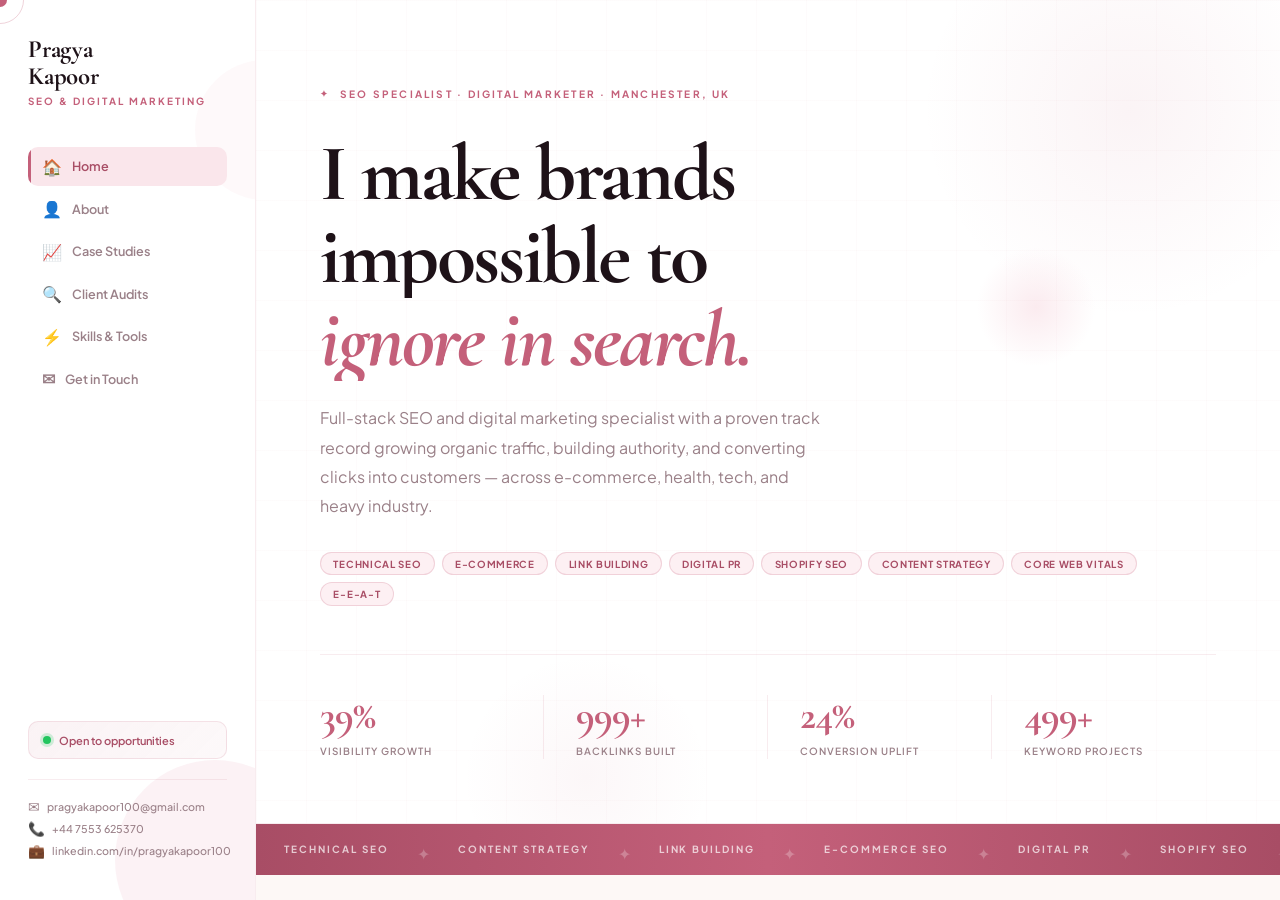
<file: pragya_kapoor_portfolio.html>
<!DOCTYPE html>
<html lang="en">
<head>
<meta charset="UTF-8">
<meta name="viewport" content="width=device-width, initial-scale=1.0">
<title>Pragya Kapoor — SEO & Digital Marketing Specialist</title>
<link href="https://fonts.googleapis.com/css2?family=Cormorant+Garamond:ital,wght@0,400;0,600;0,700;1,400;1,600;1,700&family=Plus+Jakarta+Sans:wght@300;400;500;600;700&display=swap" rel="stylesheet">
<style>
*,*::before,*::after{box-sizing:border-box;margin:0;padding:0}
html,body{height:100%;overflow:hidden}
body{font-family:'Plus Jakarta Sans',sans-serif;background:#FDF8F6;color:#1E1218}

:root{
  --bg:#FDF8F6;
  --white:#FFFFFF;
  --blush:#FDF0F3;
  --blush2:#FAE6EB;
  --rose:#C4607A;
  --rose2:#A84D65;
  --rose3:#8C3A52;
  --rose-light:#F2C4CF;
  --rose-pale:#FEF5F7;
  --ink:#1E1218;
  --ink2:#3D2830;
  --mid:#9A8088;
  --border:rgba(196,96,122,0.12);
  --border2:rgba(196,96,122,0.07);
  --gold:#B8791A;
  --sh:0 2px 8px rgba(196,96,122,0.05),0 12px 32px rgba(196,96,122,0.07);
  --shL:0 4px 16px rgba(196,96,122,0.08),0 24px 60px rgba(196,96,122,0.12);
}

/* ── CURSOR ── */
.cur{position:fixed;width:14px;height:14px;background:var(--rose);border-radius:50%;pointer-events:none;z-index:9999;left:0;top:0;transform:translate(-50%,-50%);transition:width .25s,height .25s,background .25s;mix-blend-mode:multiply}
.curR{position:fixed;width:48px;height:48px;border:1.5px solid var(--rose);border-radius:50%;pointer-events:none;z-index:9998;left:0;top:0;transform:translate(-50%,-50%);opacity:0.28;transition:width .32s,height .32s,opacity .3s}

/* ── LAYOUT ── */
.root{display:grid;grid-template-columns:256px 1fr;height:100vh;overflow:hidden}

/* ═══════════ SIDEBAR ═══════════ */
.side{
  background:var(--white);
  border-right:1px solid var(--border);
  display:flex;flex-direction:column;
  padding:2.25rem 1.75rem;
  height:100vh;overflow:hidden;
  position:relative;
}
/* decorative circles */
.side::before{content:'';position:absolute;bottom:-60px;right:-60px;width:200px;height:200px;border-radius:50%;background:var(--blush2);opacity:0.5;pointer-events:none}
.side::after{content:'';position:absolute;top:60px;right:-80px;width:140px;height:140px;border-radius:50%;background:var(--blush);opacity:0.4;pointer-events:none}

.side-inner{position:relative;z-index:1;display:flex;flex-direction:column;height:100%}

.brand{margin-bottom:2.5rem}
.brand-name{
  font-family:'Cormorant Garamond',serif;
  font-size:1.55rem;font-weight:700;
  color:var(--ink);line-height:1.1;
  letter-spacing:-0.01em;margin-bottom:0.25rem;
}
.brand-role{font-size:0.62rem;letter-spacing:0.2em;text-transform:uppercase;font-weight:700;color:var(--rose)}

.snav{list-style:none;flex:1}
.snav li+li{margin-top:3px}
.snav a{
  display:flex;align-items:center;gap:0.65rem;
  padding:0.58rem 0.85rem;border-radius:10px;
  font-size:0.79rem;font-weight:600;
  color:var(--mid);text-decoration:none;
  transition:all 0.24s cubic-bezier(.23,1,.32,1);
  position:relative;overflow:hidden;
}
.snav a .nicon{font-size:1rem;flex-shrink:0;transition:transform .3s}
.snav a::before{content:'';position:absolute;left:0;top:0;bottom:0;width:3px;background:var(--rose);border-radius:0 2px 2px 0;transform:scaleY(0);transition:transform .24s cubic-bezier(.23,1,.32,1)}
.snav a:hover{background:var(--blush);color:var(--ink)}
.snav a:hover .nicon{transform:scale(1.15)}
.snav a.active{background:var(--blush2);color:var(--rose2)}
.snav a.active::before{transform:scaleY(1)}

.side-avail{
  display:flex;align-items:center;gap:0.55rem;
  padding:0.72rem 0.85rem;
  background:linear-gradient(135deg,rgba(196,96,122,0.08),rgba(196,96,122,0.04));
  border:1px solid rgba(196,96,122,0.15);
  border-radius:10px;margin-top:auto;margin-bottom:1.25rem;
}
.avdot{width:8px;height:8px;border-radius:50%;background:#22C55E;box-shadow:0 0 0 3px rgba(34,197,94,0.2);animation:pulse 2.2s ease infinite;flex-shrink:0}
@keyframes pulse{0%,100%{box-shadow:0 0 0 3px rgba(34,197,94,0.2)}50%{box-shadow:0 0 0 7px rgba(34,197,94,0.05)}}
.avtext{font-size:0.69rem;font-weight:600;color:var(--rose2)}

.side-links{border-top:1px solid var(--border);padding-top:1.1rem}
.side-links a{display:flex;align-items:center;gap:0.45rem;font-size:0.67rem;color:var(--mid);text-decoration:none;margin-bottom:0.32rem;transition:color .2s;font-weight:500}
.side-links a:hover{color:var(--rose)}
.side-links a .lico{font-size:0.85rem}

/* ═══════════ CONTENT ═══════════ */
.content{height:100vh;overflow-y:auto;background:var(--bg);scroll-behavior:smooth}
.content::-webkit-scrollbar{width:4px}
.content::-webkit-scrollbar-thumb{background:var(--rose-light);border-radius:10px}

/* ── PAGES ── */
.page{display:none;min-height:100vh}
.page.active{display:block;animation:pgIn .52s cubic-bezier(.23,1,.32,1) both}
.page.out{animation:pgOut .28s cubic-bezier(.23,1,.32,1) both}
@keyframes pgIn{from{opacity:0;transform:translateY(18px)}to{opacity:1;transform:translateY(0)}}
@keyframes pgOut{from{opacity:1;transform:translateY(0)}to{opacity:0;transform:translateY(-12px)}}

/* ── HERO BAND ── */
.ph{background:var(--white);padding:3.5rem 4rem 3rem;border-bottom:1px solid var(--border);position:relative;overflow:hidden}
.ph-orb{position:absolute;border-radius:50%;pointer-events:none}
.ph-orb.a{width:420px;height:420px;background:radial-gradient(circle,rgba(196,96,122,0.07) 0%,transparent 70%);top:-100px;right:-60px;animation:orbDrift 10s ease-in-out infinite}
.ph-orb.b{width:250px;height:250px;background:radial-gradient(circle,rgba(196,96,122,0.05) 0%,transparent 70%);bottom:-80px;left:20%;animation:orbDrift 14s ease-in-out infinite reverse}
.ph-orb.c{width:120px;height:120px;background:radial-gradient(circle,rgba(250,230,235,0.8) 0%,transparent 70%);top:30%;right:18%;animation:orbDrift 8s ease-in-out infinite 2s}
@keyframes orbDrift{0%,100%{transform:translate(0,0) scale(1)}50%{transform:translate(10px,-14px) scale(1.05)}}
.ph-lines{position:absolute;inset:0;background-image:linear-gradient(rgba(196,96,122,0.025) 1px,transparent 1px),linear-gradient(90deg,rgba(196,96,122,0.025) 1px,transparent 1px);background-size:50px 50px;pointer-events:none}

.ey{display:flex;align-items:center;gap:0.6rem;font-size:0.61rem;letter-spacing:0.26em;text-transform:uppercase;font-weight:700;color:var(--rose);margin-bottom:0.65rem}
.ey::before{content:'';width:14px;height:2px;background:var(--rose);border-radius:2px;flex-shrink:0}
.pt{font-family:'Cormorant Garamond',serif;font-size:clamp(2.2rem,4.5vw,3.4rem);font-weight:700;line-height:1.1;letter-spacing:-0.02em;color:var(--ink);margin-bottom:1rem}
.pt em{font-style:italic;color:var(--rose)}
.psub{font-size:0.96rem;line-height:1.82;color:var(--mid);max-width:520px}
.pb{padding:3rem 4rem}

/* ── REVEAL ── */
.rv{opacity:0;transform:translateY(22px);transition:opacity .65s cubic-bezier(.23,1,.32,1),transform .65s cubic-bezier(.23,1,.32,1)}
.rv.fr{transform:translateX(-22px)}.rv.rr{transform:translateX(22px)}.rv.sc{transform:scale(0.95)}
.rv.in{opacity:1;transform:none}

/* ═══════════ HOME ═══════════ */
.home-hero{background:var(--white);padding:5rem 4rem 4rem;border-bottom:1px solid var(--border);position:relative;overflow:hidden}
.htag{display:inline-flex;align-items:center;gap:0.6rem;font-size:0.63rem;letter-spacing:0.22em;text-transform:uppercase;font-weight:700;color:var(--rose);margin-bottom:2rem;opacity:0;animation:sUp .7s ease forwards .1s}
.htag::before{content:'✦';font-size:0.55rem}
@keyframes sUp{from{opacity:0;transform:translateY(14px)}to{opacity:1;transform:translateY(0)}}
.hhl{font-family:'Cormorant Garamond',serif;font-size:clamp(3rem,6.5vw,5rem);font-weight:700;line-height:1.04;letter-spacing:-0.03em;color:var(--ink);margin-bottom:1.4rem}
.hhl .ln{display:block;overflow:hidden}
.hhl .ln span{display:block;opacity:0;transform:translateY(110%);animation:lnUp .8s cubic-bezier(.16,1,.3,1) forwards}
.hhl .ln:nth-child(1) span{animation-delay:.18s}
.hhl .ln:nth-child(2) span{animation-delay:.32s}
.hhl .ln:nth-child(3) span{animation-delay:.46s}
.hhl em{font-style:italic;color:var(--rose)}
@keyframes lnUp{to{opacity:1;transform:translateY(0)}}
.hp{font-size:1rem;line-height:1.82;color:var(--mid);max-width:500px;margin-bottom:2rem;opacity:0;animation:sUp .8s ease forwards .72s}
.chips{display:flex;flex-wrap:wrap;gap:0.42rem;margin-bottom:3rem;opacity:0;animation:sUp .8s ease forwards .88s}
.chip{font-size:0.61rem;letter-spacing:0.07em;text-transform:uppercase;font-weight:700;padding:0.3rem 0.78rem;border-radius:100px;border:1.5px solid rgba(196,96,122,0.22);color:var(--rose2);background:var(--blush);transition:all .22s;cursor:default}
.chip:hover{background:var(--rose);color:#fff;border-color:var(--rose);transform:translateY(-1px)}
.hstats{display:grid;grid-template-columns:repeat(4,1fr);border-top:1px solid var(--border);padding-top:2.5rem;opacity:0;animation:sUp .8s ease forwards 1.05s}
.hs{padding-right:2rem;border-right:1px solid var(--border)}.hs+.hs{padding-left:2rem}.hs:last-child{border-right:none}
.hsv{font-family:'Cormorant Garamond',serif;font-size:2.5rem;font-weight:700;color:var(--rose);display:block;line-height:1;margin-bottom:0.22rem;letter-spacing:-0.025em}
.hsl{font-size:0.62rem;letter-spacing:0.1em;text-transform:uppercase;color:var(--mid);font-weight:600}

/* TICKER */
.ticker{background:linear-gradient(90deg,var(--rose2),var(--rose),var(--rose2));padding:0.72rem 0;overflow:hidden;white-space:nowrap}
.tt{display:inline-flex;animation:tickMove 26s linear infinite}
.tt:hover{animation-play-state:paused}
.ti{font-size:0.62rem;letter-spacing:0.2em;text-transform:uppercase;font-weight:700;color:rgba(255,255,255,0.7);padding:0 1.75rem;transition:color .2s}.ti:hover{color:#fff}
.ts{color:rgba(255,255,255,0.25)}
@keyframes tickMove{from{transform:translateX(0)}to{transform:translateX(-50%)}}

/* FEAT CARDS */
.feat-grid{display:grid;grid-template-columns:repeat(3,1fr);gap:1rem;margin-top:2.5rem}
.fcard{background:var(--white);border:1px solid var(--border);border-radius:16px;padding:1.6rem;box-shadow:var(--sh);cursor:pointer;transition:all .32s cubic-bezier(.23,1,.32,1);text-decoration:none;color:inherit;display:block;position:relative;overflow:hidden}
.fcard-glow{position:absolute;inset:0;background:linear-gradient(135deg,rgba(196,96,122,0.04),transparent 55%);opacity:0;transition:opacity .3s}
.fcard:hover .fcard-glow{opacity:1}
.fcard:hover{transform:translateY(-5px);box-shadow:var(--shL);border-color:rgba(196,96,122,0.22)}
.fcard-ico{font-size:1.8rem;margin-bottom:1rem;display:block}
.fcard-tag{font-size:0.57rem;letter-spacing:0.18em;text-transform:uppercase;font-weight:700;color:var(--rose);margin-bottom:0.45rem}
.fcard-title{font-family:'Cormorant Garamond',serif;font-size:1.05rem;font-weight:700;color:var(--ink);margin-bottom:0.38rem;line-height:1.28;letter-spacing:-0.01em}
.fcard-sub{font-size:0.74rem;color:var(--mid);line-height:1.55}
.fcard-arr{position:absolute;top:1.4rem;right:1.4rem;font-size:0.85rem;color:var(--rose-light);transition:transform .22s,color .22s}
.fcard:hover .fcard-arr{transform:translate(3px,-3px);color:var(--rose)}

/* ═══════════ ABOUT ═══════════ */
.two-col{display:grid;grid-template-columns:1fr 1fr;gap:2.5rem;align-items:start}
.at{font-size:0.95rem;line-height:1.88;color:var(--ink2)}.at p+p{margin-top:1rem}.at strong{color:var(--ink);font-weight:700}
.kstack{display:flex;flex-direction:column;gap:0.8rem}
.kcard{background:var(--white);border:1px solid var(--border);border-radius:12px;padding:1.1rem 1.35rem;display:flex;align-items:center;gap:1rem;box-shadow:var(--sh);transition:all .32s cubic-bezier(.23,1,.32,1);cursor:default}
.kcard:hover{transform:translateX(6px);border-color:rgba(196,96,122,0.28);box-shadow:var(--shL)}
.kv{font-family:'Cormorant Garamond',serif;font-size:1.8rem;font-weight:700;color:var(--rose);min-width:75px;flex-shrink:0;line-height:1}
.kl{font-size:0.8rem;color:var(--ink2);line-height:1.4}.kl strong{display:block;color:var(--ink);font-weight:700;margin-bottom:0.04rem}
.edu-grid{display:grid;grid-template-columns:1fr 1fr;gap:1rem}
.ecard{background:var(--white);border:1px solid var(--border);border-radius:12px;padding:1.4rem 1.5rem;box-shadow:var(--sh);transition:all .32s cubic-bezier(.23,1,.32,1)}
.ecard:hover{transform:translateY(-4px);box-shadow:var(--shL);border-color:rgba(196,96,122,0.22)}
.ed{font-family:'Cormorant Garamond',serif;font-size:1rem;font-weight:700;color:var(--ink);margin-bottom:0.2rem;letter-spacing:-0.01em}
.esc{font-size:0.7rem;font-weight:700;color:var(--rose);text-transform:uppercase;letter-spacing:0.08em;margin-bottom:0.35rem}
.edt{font-size:0.68rem;color:var(--mid);margin-bottom:0.45rem}
.em_{font-size:0.77rem;color:var(--ink2);line-height:1.6}
.agrd{display:grid;grid-template-columns:repeat(3,1fr);gap:1.05rem}
.acard{background:var(--white);border:1px solid var(--border);border-radius:14px;padding:1.65rem;box-shadow:var(--sh);transition:all .32s cubic-bezier(.23,1,.32,1);cursor:default}
.acard:hover{transform:translateY(-5px);box-shadow:var(--shL);border-color:rgba(196,96,122,0.22)}
.aico{font-size:1.7rem;margin-bottom:0.9rem;display:block}
.aname{font-family:'Cormorant Garamond',serif;font-size:1rem;font-weight:700;color:var(--ink);margin-bottom:0.22rem;line-height:1.28;letter-spacing:-0.01em}
.aorg{font-size:0.62rem;letter-spacing:0.1em;text-transform:uppercase;color:var(--rose);font-weight:700;margin-bottom:0.62rem}
.adesc{font-size:0.79rem;line-height:1.7;color:var(--ink2)}

/* ═══════════ WORK ═══════════ */
.wcard{background:var(--white);border:1px solid var(--border);border-radius:16px;padding:2.1rem 2.4rem;box-shadow:var(--sh);position:relative;overflow:hidden;margin-bottom:1.25rem;transition:all .35s cubic-bezier(.23,1,.32,1);cursor:default}
.wbar{position:absolute;bottom:0;left:0;right:0;height:3px;background:linear-gradient(90deg,var(--rose),var(--rose-light),var(--rose));transform:scaleX(0);transform-origin:left;transition:transform .45s cubic-bezier(.23,1,.32,1)}
.wcard:hover .wbar{transform:scaleX(1)}
.wcard:hover{transform:translateY(-4px);box-shadow:var(--shL);border-color:rgba(196,96,122,0.2)}
.wtop{display:flex;justify-content:space-between;align-items:flex-start;flex-wrap:wrap;gap:.7rem;margin-bottom:.9rem}
.tags{display:flex;gap:.38rem;flex-wrap:wrap}
.tag{font-size:0.58rem;letter-spacing:0.12em;text-transform:uppercase;font-weight:700;color:var(--rose2);background:var(--blush);border:1px solid rgba(196,96,122,0.18);padding:.26rem .68rem;border-radius:100px;white-space:nowrap}
.wdate{font-size:0.7rem;color:var(--mid);font-weight:600;white-space:nowrap}
.wtitle{font-family:'Cormorant Garamond',serif;font-size:1.2rem;font-weight:700;color:var(--ink);margin-bottom:.2rem;line-height:1.25;letter-spacing:-0.015em}
.wco{font-size:0.7rem;color:var(--mid);font-weight:600;text-transform:uppercase;letter-spacing:.07em;margin-bottom:.9rem}
.wb{font-size:0.87rem;line-height:1.82;color:var(--ink2);margin-bottom:1.2rem}
.wm{display:flex;gap:2rem;flex-wrap:wrap;padding-top:1rem;border-top:1px solid var(--border2)}
.wmv{font-family:'Cormorant Garamond',serif;font-size:1.35rem;font-weight:700;color:var(--rose);line-height:1;display:block}
.wml{font-size:0.6rem;letter-spacing:.1em;text-transform:uppercase;color:var(--mid);margin-top:.2rem;font-weight:600}

/* ═══════════ AUDITS ═══════════ */
.ah{display:flex;justify-content:space-between;align-items:flex-start;flex-wrap:wrap;gap:1rem;padding-bottom:1.25rem;border-bottom:2px solid var(--ink);margin-bottom:1.75rem}
.an{font-family:'Cormorant Garamond',serif;font-size:1.25rem;font-weight:700;letter-spacing:-0.01em;margin-bottom:.18rem}
.asb{font-size:.72rem;color:var(--mid);font-weight:500}
.abadge{font-size:.59rem;letter-spacing:.18em;text-transform:uppercase;font-weight:700;padding:.3rem .9rem;border-radius:100px;background:var(--rose);color:#fff;white-space:nowrap;flex-shrink:0}
.abadge.tl{background:#0D6E6E}
.ig{display:grid;grid-template-columns:repeat(3,1fr);gap:.85rem;margin-bottom:.85rem}
.ic{background:var(--white);border:1px solid var(--border);border-radius:10px;padding:1.2rem;box-shadow:var(--sh);transition:all .25s ease}
.ic:hover{border-color:rgba(196,96,122,.3);transform:translateY(-2px);box-shadow:var(--shL)}
.in_{font-size:.58rem;font-weight:700;letter-spacing:.15em;text-transform:uppercase;color:var(--gold);margin-bottom:.4rem}
.it{font-size:.82rem;font-weight:700;color:var(--ink);margin-bottom:.38rem;line-height:1.3}
.ib_{font-size:.75rem;line-height:1.7;color:var(--ink2)}
.asr{display:grid;grid-template-columns:repeat(4,1fr);gap:1px;background:var(--border);border-radius:10px;overflow:hidden;margin-bottom:1.5rem}
.sc_{background:var(--white);padding:1.1rem 1.2rem}
.sl{font-size:.6rem;font-weight:700;color:var(--rose);text-transform:uppercase;letter-spacing:.1em;margin-bottom:.3rem}
.sv{font-size:.75rem;color:var(--ink2);line-height:1.5}
.prg{display:grid;grid-template-columns:repeat(3,1fr);gap:.85rem}
.prc{background:var(--white);border:1px solid var(--border);border-top:3px solid var(--rose);border-radius:10px;padding:1.35rem;box-shadow:var(--sh);transition:all .28s ease}
.prc:hover{transform:translateY(-3px);box-shadow:var(--shL)}
.prn{font-size:.57rem;letter-spacing:.22em;text-transform:uppercase;font-weight:700;color:var(--rose);margin-bottom:.48rem}
.prt{font-family:'Cormorant Garamond',serif;font-size:.95rem;font-weight:700;line-height:1.28;margin-bottom:.62rem;color:var(--ink);letter-spacing:-0.01em}
.prb{font-size:.76rem;line-height:1.68;color:var(--ink2)}

/* ═══════════ SKILLS ═══════════ */
.srows{display:flex;flex-direction:column;gap:1.05rem}
.srow{display:grid;grid-template-columns:155px 1fr;gap:1.4rem;align-items:start;padding-bottom:1.05rem;border-bottom:1px solid var(--border2)}
.srow:last-child{border-bottom:none;padding-bottom:0}
.scat{font-size:.7rem;font-weight:700;letter-spacing:.08em;text-transform:uppercase;color:var(--ink);padding-top:.18rem}
.sis_{display:flex;flex-wrap:wrap;gap:.38rem}
.si{font-size:.75rem;color:var(--ink2);background:var(--white);border:1px solid var(--border);border-radius:7px;padding:.3rem .75rem;font-weight:500;cursor:default;transition:all .18s ease;box-shadow:var(--sh)}
.si:hover{background:var(--rose);color:#fff;border-color:var(--rose);transform:translateY(-1px);box-shadow:var(--shL)}
.twr{display:flex;flex-wrap:wrap;gap:.52rem;margin-top:1.4rem}
.tb{font-size:.73rem;font-weight:600;color:var(--ink2);background:var(--white);border:1px solid var(--border);border-radius:8px;padding:.42rem .95rem;box-shadow:var(--sh);transition:all .2s ease;cursor:default}
.tb:hover{background:var(--rose);color:#fff;border-color:var(--rose);transform:translateY(-2px);box-shadow:var(--shL)}
.cgrd{display:grid;grid-template-columns:repeat(2,1fr);gap:.65rem}
.crt{display:flex;align-items:center;gap:.65rem;padding:.78rem .95rem;background:var(--white);border:1px solid var(--border);border-radius:9px;font-size:.79rem;color:var(--ink2);font-weight:500;box-shadow:var(--sh);transition:all .2s}
.crt:hover{border-color:rgba(196,96,122,.3);transform:translateX(3px)}
.cdot{width:7px;height:7px;border-radius:50%;background:var(--rose);flex-shrink:0}

/* ═══════════ CONTACT ═══════════ */
.cgrd2{display:grid;grid-template-columns:1fr 1fr;gap:2.5rem;align-items:start}
.ccard{background:var(--white);border:1px solid var(--border);border-radius:13px;padding:1.75rem;box-shadow:var(--sh);margin-bottom:.9rem;transition:all .32s cubic-bezier(.23,1,.32,1);cursor:default}
.ccard:hover{transform:translateY(-3px);box-shadow:var(--shL);border-color:rgba(196,96,122,.22)}
.cclbl{font-size:.6rem;font-weight:700;letter-spacing:.18em;text-transform:uppercase;color:var(--rose);margin-bottom:.45rem}
.ccval{font-family:'Cormorant Garamond',serif;font-size:1rem;font-weight:700;color:var(--ink);word-break:break-all}
.ccval a{color:var(--rose2);text-decoration:none;transition:color .2s}.ccval a:hover{color:var(--rose)}
.avb_{display:inline-flex;align-items:center;gap:.5rem;background:rgba(196,96,122,.07);border:1px solid rgba(196,96,122,.18);border-radius:100px;padding:.4rem 1rem;font-size:.7rem;font-weight:700;color:var(--rose2);letter-spacing:.05em;margin-bottom:1.5rem}
.avdot2{width:7px;height:7px;border-radius:50%;background:#22C55E;animation:pulse 2s ease infinite;flex-shrink:0}
.cform{background:var(--white);border:1px solid var(--border);border-radius:14px;padding:2rem;box-shadow:var(--sh)}
.cft{font-family:'Cormorant Garamond',serif;font-size:1.3rem;font-weight:700;color:var(--ink);margin-bottom:1.4rem;letter-spacing:-0.01em}
.fg{margin-bottom:1rem}
.fl{font-size:.7rem;font-weight:700;letter-spacing:.08em;text-transform:uppercase;color:var(--mid);display:block;margin-bottom:.38rem}
.fi,.fta{width:100%;padding:.75rem 1rem;background:var(--blush);border:1.5px solid var(--border);border-radius:9px;font-family:'Plus Jakarta Sans',sans-serif;font-size:.87rem;color:var(--ink);outline:none;transition:all .2s}
.fi:focus,.fta:focus{border-color:var(--rose);background:#fff;box-shadow:0 0 0 3px rgba(196,96,122,.1)}
.fta{min-height:110px;resize:vertical;line-height:1.6}
.fr_{display:grid;grid-template-columns:1fr 1fr;gap:1rem}
.bsend{display:flex;align-items:center;justify-content:center;gap:.55rem;background:var(--rose);color:#fff;padding:.85rem 2rem;font-size:.8rem;font-weight:700;letter-spacing:.08em;text-transform:uppercase;border-radius:10px;border:none;cursor:pointer;font-family:'Plus Jakarta Sans',sans-serif;transition:all .28s ease;width:100%;margin-top:.5rem}
.bsend:hover{background:var(--rose2);transform:translateY(-2px);box-shadow:0 10px 28px rgba(196,96,122,.3)}
.bsend:active{transform:translateY(0)}
.bemail{display:flex;align-items:center;justify-content:center;gap:.55rem;background:var(--rose);color:#fff;padding:.85rem 1.85rem;font-size:.8rem;font-weight:700;letter-spacing:.08em;text-transform:uppercase;border-radius:10px;text-decoration:none;transition:all .28s ease;margin-top:1.25rem}
.bemail:hover{background:var(--rose2);transform:translateY(-2px);box-shadow:0 10px 28px rgba(196,96,122,.3)}
.blin{display:flex;align-items:center;justify-content:center;gap:.55rem;background:transparent;color:var(--rose);padding:.82rem 1.85rem;font-size:.8rem;font-weight:700;letter-spacing:.08em;text-transform:uppercase;border-radius:10px;text-decoration:none;transition:all .28s ease;margin-top:.65rem;border:1.5px solid var(--rose)}
.blin:hover{background:var(--blush2);transform:translateY(-2px);box-shadow:0 6px 20px rgba(196,96,122,.15)}

.div{height:1px;background:var(--border);margin:2.5rem 0}
.sect{font-family:'Cormorant Garamond',serif;font-size:1.5rem;font-weight:700;color:var(--ink);margin-bottom:1.4rem;letter-spacing:-0.02em}
.sect em{font-style:italic;color:var(--rose)}
</style>
</head>
<body>
<div class="cur" id="cur"></div>
<div class="curR" id="curR"></div>
<div class="root">

<!-- ═══ SIDEBAR ═══ -->
<aside class="side">
  <div class="side-inner">
    <div class="brand">
      <div class="brand-name">Pragya<br>Kapoor</div>
      <div class="brand-role">SEO &amp; Digital Marketing</div>
    </div>
    <nav><ul class="snav">
      <li><a href="#" data-page="home" class="active"><span class="nicon">🏠</span>Home</a></li>
      <li><a href="#" data-page="about"><span class="nicon">👤</span>About</a></li>
      <li><a href="#" data-page="work"><span class="nicon">📈</span>Case Studies</a></li>
      <li><a href="#" data-page="audits"><span class="nicon">🔍</span>Client Audits</a></li>
      <li><a href="#" data-page="skills"><span class="nicon">⚡</span>Skills &amp; Tools</a></li>
      <li><a href="#" data-page="contact"><span class="nicon">✉</span>Get in Touch</a></li>
    </ul></nav>
    <div class="side-avail"><span class="avdot"></span><span class="avtext">Open to opportunities</span></div>
    <div class="side-links">
      <a href="mailto:pragyakapoor100@gmail.com"><span class="lico">✉</span>pragyakapoor100@gmail.com</a>
      <a href="tel:+447553625370"><span class="lico">📞</span>+44 7553 625370</a>
      <a href="https://www.linkedin.com/in/pragyakapoor100" target="_blank" rel="noopener"><span class="lico">💼</span>linkedin.com/in/pragyakapoor100</a>
    </div>
  </div>
</aside>

<!-- ═══ CONTENT ═══ -->
<div class="content" id="ca">

  <!-- HOME -->
  <div class="page active" id="page-home">
    <div class="home-hero">
      <div class="ph-orb a"></div><div class="ph-orb b"></div><div class="ph-orb c"></div><div class="ph-lines"></div>
      <div class="htag">SEO Specialist · Digital Marketer · Manchester, UK</div>
      <h1 class="hhl">
        <span class="ln"><span>I make brands</span></span>
        <span class="ln"><span>impossible to</span></span>
        <span class="ln"><span><em>ignore in search.</em></span></span>
      </h1>
      <p class="hp">Full-stack SEO and digital marketing specialist with a proven track record growing organic traffic, building authority, and converting clicks into customers — across e-commerce, health, tech, and heavy industry.</p>
      <div class="chips"><span class="chip">Technical SEO</span><span class="chip">E-Commerce</span><span class="chip">Link Building</span><span class="chip">Digital PR</span><span class="chip">Shopify SEO</span><span class="chip">Content Strategy</span><span class="chip">Core Web Vitals</span><span class="chip">E-E-A-T</span></div>
      <div class="hstats">
        <div class="hs"><span class="hsv"><span class="cnt" data-to="40">0</span>%</span><span class="hsl">Visibility growth</span></div>
        <div class="hs"><span class="hsv"><span class="cnt" data-to="1000">0</span>+</span><span class="hsl">Backlinks built</span></div>
        <div class="hs"><span class="hsv"><span class="cnt" data-to="25">0</span>%</span><span class="hsl">Conversion uplift</span></div>
        <div class="hs"><span class="hsv"><span class="cnt" data-to="500">0</span>+</span><span class="hsl">Keyword projects</span></div>
      </div>
    </div>
    <div class="ticker" aria-hidden="true"><div class="tt"><span class="ti">Technical SEO</span><span class="ts"> ✦ </span><span class="ti">Content Strategy</span><span class="ts"> ✦ </span><span class="ti">Link Building</span><span class="ts"> ✦ </span><span class="ti">E-Commerce SEO</span><span class="ts"> ✦ </span><span class="ti">Digital PR</span><span class="ts"> ✦ </span><span class="ti">Shopify SEO</span><span class="ts"> ✦ </span><span class="ti">Core Web Vitals</span><span class="ts"> ✦ </span><span class="ti">E-E-A-T Strategy</span><span class="ts"> ✦ </span><span class="ti">Local SEO</span><span class="ts"> ✦ </span><span class="ti">Technical SEO</span><span class="ts"> ✦ </span><span class="ti">Content Strategy</span><span class="ts"> ✦ </span><span class="ti">Link Building</span><span class="ts"> ✦ </span><span class="ti">E-Commerce SEO</span><span class="ts"> ✦ </span><span class="ti">Digital PR</span><span class="ts"> ✦ </span><span class="ti">Shopify SEO</span><span class="ts"> ✦ </span><span class="ti">Core Web Vitals</span><span class="ts"> ✦ </span><span class="ti">E-E-A-T Strategy</span><span class="ts"> ✦ </span><span class="ti">Local SEO</span><span class="ts"> ✦ </span></div></div>
    <div style="padding:2.5rem 4rem 4rem">
      <div class="ey rv" style="margin-bottom:1rem">Explore</div>
      <div class="feat-grid">
        <a class="fcard rv" data-nav="about" style="transition-delay:.05s"><div class="fcard-glow"></div><span class="fcard-ico">👤</span><div class="fcard-tag">About Me</div><div class="fcard-title">Background &amp; Story</div><div class="fcard-sub">MSc Marketing, 1st place SEO challenge, 3 years growing organic traffic</div><span class="fcard-arr">↗</span></a>
        <a class="fcard rv" data-nav="work" style="transition-delay:.11s"><div class="fcard-glow"></div><span class="fcard-ico">📈</span><div class="fcard-tag">Case Studies</div><div class="fcard-title">Results That Speak</div><div class="fcard-sub">+40% visibility, 1,000+ backlinks, 500+ keyword projects and Shopify wins</div><span class="fcard-arr">↗</span></a>
        <a class="fcard rv" data-nav="audits" style="transition-delay:.17s"><div class="fcard-glow"></div><span class="fcard-ico">🔍</span><div class="fcard-tag">Client Audits</div><div class="fcard-title">Real Fixes, Real Impact</div><div class="fcard-sub">Enfobar e-commerce audit &amp; Home Detox UK full SEO + PR strategy</div><span class="fcard-arr">↗</span></a>
        <a class="fcard rv" data-nav="skills" style="transition-delay:.23s"><div class="fcard-glow"></div><span class="fcard-ico">⚡</span><div class="fcard-tag">Skills &amp; Tools</div><div class="fcard-title">Full SEO Arsenal</div><div class="fcard-sub">Technical, on-page, off-page, content strategy and the complete tool stack</div><span class="fcard-arr">↗</span></a>
        <a class="fcard rv" data-nav="contact" style="transition-delay:.29s"><div class="fcard-glow"></div><span class="fcard-ico">✉</span><div class="fcard-tag">Get in Touch</div><div class="fcard-title">Let's Work Together</div><div class="fcard-sub">Available for SEO and digital marketing roles — full-time or freelance</div><span class="fcard-arr">↗</span></a>
        <div class="fcard rv" style="background:linear-gradient(135deg,var(--rose),var(--rose2));border-color:var(--rose);cursor:default;transition-delay:.35s"><div class="fcard-glow"></div><span class="fcard-ico">✨</span><div class="fcard-tag" style="color:rgba(255,255,255,.55)">Status</div><div class="fcard-title" style="color:#fff">Open to Work</div><div class="fcard-sub" style="color:rgba(255,255,255,.7)">Available for SEO opportunities in Manchester and remote roles worldwide</div></div>
      </div>
    </div>
  </div>

  <!-- ABOUT -->
  <div class="page" id="page-about">
    <div class="ph"><div class="ph-orb a"></div><div class="ph-orb b"></div><div class="ph-lines"></div>
      <div class="ey">About Me</div>
      <h1 class="pt">The marketer behind<br>the <em>organic growth.</em></h1>
      <p class="psub">Three years turning clicks into customers across e-commerce, SaaS, health, and heavy industry — with an MSc, a 1st-place SEO award, and a relentless focus on results.</p>
    </div>
    <div class="pb">
      <div class="two-col">
        <div class="at rv">
          <p>I'm Pragya Kapoor — a <strong>full-stack SEO and digital marketing specialist</strong> based in Manchester with three years of delivering measurable organic growth across competitive UK and US markets.</p>
          <p>My expertise covers the full digital marketing mix: <strong>technical SEO, content strategy, on-page optimisation, off-page authority building, digital PR,</strong> and specialist <strong>Shopify e-commerce SEO</strong>. I'm passionate about connecting brands with the audiences who are already searching for them.</p>
          <p>I hold an <strong>MSc in Marketing (Merit)</strong> from the University of Liverpool, where I placed <strong>1st in a competitive SEO Audit Challenge</strong> — beating peers across the programme and winning an internship at Quirky Digital.</p>
          <p>Whether it's a technical audit, a content overhaul, or a link-building campaign from scratch — I build the organic infrastructure that makes brands <strong>impossible to ignore.</strong></p>
        </div>
        <div class="kstack rv rr">
          <div class="kcard"><div class="kv">+40%</div><div class="kl"><strong>Organic visibility growth</strong>within 6 months — Victora Lifts</div></div>
          <div class="kcard"><div class="kv">1,000+</div><div class="kl"><strong>High-quality backlinks built</strong>driving +25% Domain Rating</div></div>
          <div class="kcard"><div class="kv">+25%</div><div class="kl"><strong>Organic conversion uplift</strong>through full-site redesign</div></div>
          <div class="kcard"><div class="kv">500+</div><div class="kl"><strong>Keyword research projects</strong>delivered at Quirky Digital</div></div>
        </div>
      </div>
      <div class="div rv"></div>
      <div class="rv"><div class="sect">Education</div>
        <div class="edu-grid">
          <div class="ecard"><div class="ed">MSc Marketing — Merit (2:1)</div><div class="esc">University of Liverpool</div><div class="edt">Sep 2024 – Dec 2025</div><div class="em_">Marketing Strategy · Consumer Behaviour · UX · Digital Marketing · Analytics · Digital Design · Marketing Communications · Services Marketing</div></div>
          <div class="ecard"><div class="ed">Bachelor of Commerce — Distinction</div><div class="esc">University of Delhi</div><div class="edt">Jul 2018 – Jul 2021</div><div class="em_">Principles of Marketing · Business Statistics · Financial Accounting · Business Communication · Entrepreneurship</div></div>
        </div>
      </div>
      <div class="div rv"></div>
      <div class="rv"><div class="sect">Awards &amp; Recognition</div>
        <div class="agrd">
          <div class="acard"><span class="aico">🥇</span><div class="aname">1st Place — SEO Audit Challenge</div><div class="aorg">University of Liverpool · March 2025</div><p class="adesc">Won a competitive brand audit covering SEO, UX, and content strategy — directly leading to an internship at Quirky Digital.</p></div>
          <div class="acard"><span class="aico">⭐</span><div class="aname">Performer of the Year</div><div class="aorg">Creative Brains · December 2021</div><p class="adesc">Recognised for the highest backlink generation and top team performance. Multiple Best Team of the Quarter awards throughout tenure.</p></div>
          <div class="acard"><span class="aico">🎓</span><div class="aname">MSc Marketing — Merit (2:1)</div><div class="aorg">University of Liverpool · 2024–2025</div><p class="adesc">Postgraduate study in Marketing Strategy, Consumer Behaviour, UX, Digital Marketing, and Analytics — applied directly to real-world work.</p></div>
        </div>
      </div>
    </div>
  </div>

  <!-- WORK -->
  <div class="page" id="page-work">
    <div class="ph"><div class="ph-orb a"></div><div class="ph-orb b"></div><div class="ph-lines"></div>
      <div class="ey">Case Studies</div>
      <h1 class="pt">Results that<br><em>speak for themselves.</em></h1>
      <p class="psub">Four real campaigns — content strategy, link building, e-commerce SEO, and on-page optimisation — each delivering measurable results for real clients.</p>
    </div>
    <div class="pb">

      <div class="wcard rv">
        <div class="wbar"></div>
        <div class="wtop"><div class="tags"><span class="tag">SEO Internship</span><span class="tag">Content Strategy</span><span class="tag">Local SEO</span></div><span class="wdate">May 2025 – Aug 2025</span></div>
        <div class="wtitle">500+ keyword projects and 20% conversion uplift — Quirky Digital</div>
        <div class="wco">SEO Specialist (Digital Marketing Intern) · Quirky Digital</div>
        <div class="wb">Delivered 500+ keyword research projects using GA4, Google Search Console, and Semrush — identifying performance gaps and shaping content strategy across high-profile client portfolios. Built and implemented content clustering and on-page optimisation strategies using E-E-A-T principles, lifting organic visibility for blog and off-page assets. Managed Local SEO including Google Business Profile optimisation, review strategy, and citation management for multi-location clients. Contributed to a site revamp project improving site architecture and navigation — resulting in a 20% uplift in conversion pathways. Produced client-facing Looker Studio reports translating organic KPI data into clear, prioritised recommendations for stakeholder review.</div>
        <div class="wm"><div><span class="wmv">500+</span><span class="wml">Keyword projects</span></div><div><span class="wmv">+20%</span><span class="wml">Conversion uplift</span></div><div><span class="wmv">E-E-A-T</span><span class="wml">Content strategy</span></div><div><span class="wmv">Local SEO</span><span class="wml">GBP &amp; citations</span></div></div>
      </div>

      <div class="wcard rv">
        <div class="wbar"></div>
        <div class="wtop"><div class="tags"><span class="tag">Heavy Industry</span><span class="tag">Technical SEO</span><span class="tag">B2B</span></div><span class="wdate">Dec 2023 – Aug 2024</span></div>
        <div class="wtitle">40% organic visibility growth in 6 months — Victora Lifts</div>
        <div class="wco">Digital Marketing Executive · Victora Lifts</div>
        <div class="wb">Rebuilt the technical SEO foundation from scratch for a heavy-industry B2B brand — Core Web Vitals optimisation, metadata strategy, crawlability, and internal linking architecture. Led a full-site redesign focused on lead-capture funnels, then ran a targeted backlink acquisition programme to build domain authority in a slow-moving niche. Delivered executive-level reporting translating SEO data into clear commercial impact.</div>
        <div class="wm"><div><span class="wmv">+40%</span><span class="wml">Organic visibility</span></div><div><span class="wmv">+25%</span><span class="wml">Conversion rate</span></div><div><span class="wmv">+15%</span><span class="wml">Domain Authority</span></div><div><span class="wmv">6 mo</span><span class="wml">Time to results</span></div></div>
      </div>

      <div class="wcard rv">
        <div class="wbar"></div>
        <div class="wtop"><div class="tags"><span class="tag">Multi-Vertical</span><span class="tag">Link Building</span><span class="tag">Digital PR</span></div><span class="wdate">Feb 2022 – Sep 2023</span></div>
        <div class="wtitle">1,000+ backlinks and 25% Domain Rating lift — Creative Brains</div>
        <div class="wco">SEO &amp; Digital Marketing Specialist · Creative Brains</div>
        <div class="wb">Built end-to-end link-building operations for clients across CBD, tech, health, and fashion in competitive UK and US markets. Managed 400+ digital PR outreach prospects, ran competitor gap analysis, backlink audits, and URL clustering. Mentored a team of 20 SEOs on link strategy and outreach best practice. Delivered monthly Looker Studio performance dashboards to all clients, tracking domain authority, SERP trends, and organic KPIs.</div>
        <div class="wm"><div><span class="wmv">1,000+</span><span class="wml">Backlinks built</span></div><div><span class="wmv">+25%</span><span class="wml">Domain Rating</span></div><div><span class="wmv">400+</span><span class="wml">PR prospects</span></div><div><span class="wmv">20</span><span class="wml">SEOs mentored</span></div></div>
      </div>

      <div class="wcard rv">
        <div class="wbar"></div>
        <div class="wtop"><div class="tags"><span class="tag">E-Commerce</span><span class="tag">Shopify</span><span class="tag">Freelance</span></div><span class="wdate">2023 – Present</span></div>
        <div class="wtitle">End-to-end Shopify SEO revamp — Freelance Clients</div>
        <div class="wco">Freelance SEO Consultant · Self-Employed</div>
        <div class="wb">Full e-commerce SEO overhauls for independent Shopify clients: site architecture restructures, product and collection page optimisation, faceted navigation fixes, e-commerce schema markup, and metadata strategy aligned to commercial-intent keywords. Delivered full technical and on-page SEO audits with prioritised strategy roadmaps, content revamps, and link-building campaign management for SMBs across the UK.</div>
        <div class="wm"><div><span class="wmv">Shopify</span><span class="wml">Platform specialist</span></div><div><span class="wmv">E-E-A-T</span><span class="wml">Content framework</span></div><div><span class="wmv">Schema</span><span class="wml">E-commerce markup</span></div></div>
      </div>
    </div>
  </div>

  <!-- AUDITS -->
  <div class="page" id="page-audits">
    <div class="ph"><div class="ph-orb a"></div><div class="ph-orb b"></div><div class="ph-lines"></div>
      <div class="ey">Client Audits</div>
      <h1 class="pt">Real websites.<br><em>Real fixes.</em></h1>
      <p class="psub">Two full client audits — Enfobar (e-commerce) and Home Detox UK (health &amp; recovery) — every issue identified, diagnosed, and fixed.</p>
    </div>
    <div class="pb">
      <div style="margin-bottom:2.75rem">
        <div class="ah rv"><div><div class="an">Enfobar — E-Commerce SEO Audit</div><div class="asb">UK-based e-commerce brand · 7 critical issues identified &amp; resolved · +195% traffic growth in period</div></div><span class="abadge">E-Commerce</span></div>
        <div class="ig">
          <div class="ic rv" style="transition-delay:.05s"><div class="in_">Issue 01 · Keywords</div><div class="it">Wrong-country keyword ranking</div><div class="ib_">US clicks doubled UK clicks despite targeting UK/Ireland. Identified low-difficulty, high-volume keywords (avg. KD 16.67%, vol. 31,200) to refocus geo-targeting toward intended markets.</div></div>
          <div class="ic rv" style="transition-delay:.1s"><div class="in_">Issue 02 · On-Page</div><div class="it">Missing H1 headings across all product pages</div><div class="ib_">Product and category pages lacked H1 tags — a fundamental indexation signal. Identified all affected URLs and delivered a full remediation checklist.</div></div>
          <div class="ic rv" style="transition-delay:.15s"><div class="in_">Issue 03 · Content</div><div class="it">No descriptions + duplicate content</div><div class="ib_">Hundreds of pages had blank descriptions. Colour-variant pages shared identical copy — triggering keyword cannibalization. Recommended consolidation, canonical tags, and product schema.</div></div>
          <div class="ic rv" style="transition-delay:.2s"><div class="in_">Issue 04 · UX</div><div class="it">Missing product images sitewide</div><div class="ib_">Key product pages lacked images — reducing SERP visibility and user trust. Identified all affected URLs and mapped an image optimisation protocol.</div></div>
          <div class="ic rv" style="transition-delay:.25s"><div class="in_">Issue 05 · Core Web Vitals</div><div class="it">Mobile performance score: 36</div><div class="ib_">LCP of 10.8s and TBT of 2,010ms on mobile vs LCP 1.4s on desktop. Delivered prioritised fix roadmap: image compression, JS reduction, blocking-resource elimination.</div></div>
          <div class="ic rv" style="transition-delay:.3s"><div class="in_">Issue 06 · Indexation</div><div class="it">Canonical tag errors + 404 pages</div><div class="ib_">Product variant pages weren't indexed due to canonical misconfigurations. 404 errors wasted crawl budget. Mapped full 301 redirect strategy and sitemap cleanup.</div></div>
        </div>
        <div class="ic rv"><div class="in_">Issue 07 · Technical</div><div class="it">Robots.txt blocking key trust pages</div><div class="ib_">Shipping, Privacy Policy, and Terms of Service pages were blocked from crawling. Recommended directive removal to restore indexation of critical trust signals.</div></div>
      </div>
      <div class="div rv"></div>
      <div>
        <div class="ah rv"><div><div class="an">Home Detox UK — Full SEO + Digital PR Audit</div><div class="asb">Health &amp; Recovery brand · On-Page + Off-Page + Technical + Digital PR Strategy</div></div><span class="abadge tl">Health / Recovery</span></div>
        <div class="asr rv"><div class="sc_"><div class="sl">On-Page</div><div class="sv">Meta description audit, E-E-A-T checklist, keyword clustering via Semrush</div></div><div class="sc_"><div class="sl">Local SEO</div><div class="sv">GBP optimisation &amp; citation analysis to strengthen UK presence</div></div><div class="sc_"><div class="sl">Technical</div><div class="sv">Core Web Vitals · robots.txt · sitemap audit · MOZ domain analysis</div></div><div class="sc_"><div class="sl">Competitor</div><div class="sv">Keyword gap analysis &amp; traffic channel benchmarking</div></div></div>
        <div style="font-size:.63rem;font-weight:700;letter-spacing:.2em;text-transform:uppercase;color:var(--mid);margin-bottom:.85rem" class="rv">Digital PR Campaigns Designed</div>
        <div class="prg">
          <div class="prc rv" style="transition-delay:.05s"><div class="prn">Campaign 01</div><div class="prt">"What No One Tells You About the First 30 Days of Sobriety"</div><div class="prb">Anonymous story collection, therapist collaboration, downloadable sobriety journal. Pitched to Stylist, The Independent, Happiful &amp; Refinery29 for Sober October and Dry January peaks.</div></div>
          <div class="prc rv" style="transition-delay:.12s"><div class="prn">Campaign 02</div><div class="prt">"The Hidden Cost of Addiction on the NHS"</div><div class="prb">NHS/ONS data-led report with infographic asset and expert commentary. Pitched to Sky News, BBC Health, The Guardian, and BMJ to drive high-DA editorial backlinks.</div></div>
          <div class="prc rv" style="transition-delay:.19s"><div class="prn">Campaign 03</div><div class="prt">"Why UK Employers Should Offer At-Home Detox as a Workplace Benefit"</div><div class="prb">Whitepaper + HR toolkit pitched to Personnel Today, City A.M., and LinkedIn News — positioning home detox as a B2B workplace wellbeing solution.</div></div>
        </div>
      </div>
    </div>
  </div>

  <!-- SKILLS -->
  <div class="page" id="page-skills">
    <div class="ph"><div class="ph-orb a"></div><div class="ph-orb b"></div><div class="ph-lines"></div>
      <div class="ey">Skills &amp; Tools</div>
      <h1 class="pt">Built to rank.<br><em>Across every discipline.</em></h1>
      <p class="psub">Full-stack SEO and digital marketing competencies — from technical audits to content strategy, PR campaigns, e-commerce, and analytics reporting.</p>
    </div>
    <div class="pb">
      <div class="rv"><div class="sect">Core Competencies</div>
        <div class="srows">
          <div class="srow"><div class="scat">Technical SEO</div><div class="sis_"><span class="si">Schema markup</span><span class="si">XML sitemaps</span><span class="si">Indexation management</span><span class="si">Crawl budget</span><span class="si">Redirect management</span><span class="si">Core Web Vitals</span><span class="si">Site speed</span><span class="si">hreflang</span><span class="si">Canonicalisation</span><span class="si">Robots.txt</span></div></div>
          <div class="srow"><div class="scat">On-Page &amp; Content</div><div class="sis_"><span class="si">SERP analysis</span><span class="si">Content clustering</span><span class="si">Internal linking</span><span class="si">E-E-A-T optimisation</span><span class="si">Metadata strategy</span><span class="si">Keyword mapping</span><span class="si">Structured data</span><span class="si">Content strategy</span><span class="si">Blog optimisation</span></div></div>
          <div class="srow"><div class="scat">Off-Page &amp; PR</div><div class="sis_"><span class="si">Link-building strategy</span><span class="si">Digital PR outreach</span><span class="si">Prospect identification</span><span class="si">Citation management</span><span class="si">Local SEO</span><span class="si">Google Business Profile</span><span class="si">Media pitching</span></div></div>
          <div class="srow"><div class="scat">E-Commerce SEO</div><div class="sis_"><span class="si">Shopify optimisation</span><span class="si">Product page SEO</span><span class="si">Collection pages</span><span class="si">Faceted navigation</span><span class="si">Conversion architecture</span><span class="si">E-commerce schema</span></div></div>
          <div class="srow"><div class="scat">Analytics</div><div class="sis_"><span class="si">GA4</span><span class="si">Google Search Console</span><span class="si">Looker Studio</span><span class="si">Stakeholder reporting</span><span class="si">KPI tracking</span><span class="si">Semrush reporting</span></div></div>
        </div>
      </div>
      <div class="div rv"></div>
      <div class="rv"><div class="sect">Tool Stack</div>
        <div class="twr"><span class="tb">Ahrefs</span><span class="tb">Semrush</span><span class="tb">Moz Pro</span><span class="tb">Screaming Frog</span><span class="tb">Google Search Console</span><span class="tb">GA4</span><span class="tb">Looker Studio</span><span class="tb">WordPress</span><span class="tb">RankMath</span><span class="tb">Yoast</span><span class="tb">Shopify</span><span class="tb">PageSpeed Insights</span><span class="tb">Hubstaff</span><span class="tb">Notion</span><span class="tb">Slack</span><span class="tb">Google Workspace</span><span class="tb">ChatGPT</span><span class="tb">Claude</span><span class="tb">Gemini</span><span class="tb">Excel</span></div>
      </div>
      <div class="div rv"></div>
      <div class="rv"><div class="sect">Certifications</div>
        <div class="cgrd"><div class="crt"><span class="cdot"></span>SEO Certification — HubSpot Academy</div><div class="crt"><span class="cdot"></span>Google Analytics 4 (GA4) — Google Skillshop</div><div class="crt"><span class="cdot"></span>Technical SEO — LinkedIn Learning</div><div class="crt"><span class="cdot"></span>Content-Led SEO with Brian Dean — HubSpot Academy</div></div>
      </div>
    </div>
  </div>

  <!-- CONTACT -->
  <div class="page" id="page-contact">
    <div class="ph"><div class="ph-orb a"></div><div class="ph-orb b"></div><div class="ph-lines"></div>
      <div class="ey">Get in Touch</div>
      <h1 class="pt">Let's grow something<br><em>remarkable together.</em></h1>
      <p class="psub">Whether you need a technical SEO overhaul, a content strategy, or a full digital marketing partnership — I'd love to hear from you.</p>
      <div class="avb_"><span class="avdot2"></span>Open to opportunities · Available now</div>
    </div>
    <div class="pb">
      <div class="cgrd2">
        <div class="rv">
          <div class="ccard"><div class="cclbl">Email</div><div class="ccval"><a href="mailto:pragyakapoor100@gmail.com">pragyakapoor100@gmail.com</a></div></div>
          <div class="ccard"><div class="cclbl">Phone</div><div class="ccval"><a href="tel:+447553625370">+44 7553 625370</a></div></div>
          <div class="ccard"><div class="cclbl">Location</div><div class="ccval">Manchester, United Kingdom</div></div>
          <div class="ccard"><div class="cclbl">LinkedIn</div><div class="ccval"><a href="https://www.linkedin.com/in/pragyakapoor100" target="_blank" rel="noopener">linkedin.com/in/pragyakapoor100</a></div></div>
          <a href="mailto:pragyakapoor100@gmail.com?subject=SEO%20Enquiry%20%E2%80%94%20Portfolio&body=Hi%20Pragya%2C%0A%0AI%20came%20across%20your%20portfolio%20and%20would%20love%20to%20discuss%20an%20opportunity." class="bemail">✉ &nbsp; Email Me Directly</a>
          <a href="https://www.linkedin.com/in/pragyakapoor100" target="_blank" rel="noopener" class="blin">💼 &nbsp; Connect on LinkedIn</a>
        </div>
        <div class="rv rr">
          <div class="cform">
            <div class="cft">Send a message</div>
            <div class="fr_">
              <div class="fg"><label class="fl">First Name</label><input class="fi" type="text" placeholder="Your first name" id="fn"></div>
              <div class="fg"><label class="fl">Last Name</label><input class="fi" type="text" placeholder="Your last name" id="ln_"></div>
            </div>
            <div class="fg"><label class="fl">Email Address</label><input class="fi" type="email" placeholder="your@email.com" id="fe"></div>
            <div class="fg"><label class="fl">Company / Role</label><input class="fi" type="text" placeholder="Your company or role (optional)" id="fc"></div>
            <div class="fg"><label class="fl">Message</label><textarea class="fta" placeholder="Tell me about your project, goals, and timeline..." id="fm"></textarea></div>
            <button class="bsend" onclick="sendMsg(this)">Send Message &nbsp;→</button>
          </div>
        </div>
      </div>
    </div>
  </div>

</div><!-- /content -->
</div><!-- /root -->

<script>
/* CURSOR */
const cur=document.getElementById('cur'),curR=document.getElementById('curR');
let mx=0,my=0,rx=0,ry=0;
document.addEventListener('mousemove',e=>{mx=e.clientX;my=e.clientY;cur.style.left=mx+'px';cur.style.top=my+'px'});
(function loop(){rx+=(mx-rx)*.1;ry+=(my-ry)*.1;curR.style.left=rx+'px';curR.style.top=ry+'px';requestAnimationFrame(loop)})();
document.querySelectorAll('a,button,.wcard,.kcard,.acard,.ic,.fcard,.ccard,.prc,.tb,.si').forEach(el=>{
  el.addEventListener('mouseenter',()=>{curR.style.width='64px';curR.style.height='64px';curR.style.opacity='.16';cur.style.width='8px';cur.style.height='8px'});
  el.addEventListener('mouseleave',()=>{curR.style.width='48px';curR.style.height='48px';curR.style.opacity='.28';cur.style.width='14px';cur.style.height='14px'});
});

/* PAGES */
const pages={};
document.querySelectorAll('.page').forEach(p=>pages[p.id.replace('page-','')]=p);
const navLinks=document.querySelectorAll('.snav a');
const ca=document.getElementById('ca');
let curPg='home';

function goTo(name){
  if(name===curPg||!pages[name])return;
  const prev=pages[curPg],next=pages[name];
  prev.classList.add('out');
  setTimeout(()=>{prev.classList.remove('active','out')},260);
  setTimeout(()=>{next.classList.add('active');ca.scrollTop=0;initPage(name);curPg=name},210);
  navLinks.forEach(a=>{a.classList.remove('active');if(a.dataset.page===name)a.classList.add('active')});
}
navLinks.forEach(a=>a.addEventListener('click',e=>{e.preventDefault();goTo(a.dataset.page)}));
document.querySelectorAll('[data-nav]').forEach(el=>el.addEventListener('click',e=>{e.preventDefault();goTo(el.dataset.nav)}));

/* REVEAL */
const rvObs=new IntersectionObserver(entries=>{
  entries.forEach(e=>{if(e.isIntersecting){e.target.classList.add('in');rvObs.unobserve(e.target)}});
},{threshold:.07,rootMargin:'0px 0px -15px 0px',root:ca});
function initReveal(c){c.querySelectorAll('.rv').forEach(el=>{el.classList.remove('in');rvObs.observe(el)})}
initReveal(pages['home']);

/* COUNT UP */
function countUp(el,to,dur=1600){const s=performance.now();(function step(n){const p=Math.min((n-s)/dur,1);el.textContent=Math.floor((1-Math.pow(1-p,4))*to);if(p<1)requestAnimationFrame(step);else el.textContent=to})(performance.now())}
function initCount(c){c.querySelectorAll('.cnt').forEach(el=>{const io=new IntersectionObserver(en=>{en.forEach(e=>{if(e.isIntersecting){countUp(e.target,+e.target.dataset.to);io.unobserve(e.target)}})},{threshold:.5,root:ca});io.observe(el)})}
initCount(pages['home']);
function initPage(name){initReveal(pages[name]);initCount(pages[name])}

/* CONTACT FORM */
function sendMsg(btn){
  const email=document.getElementById('fe').value.trim();
  const msg=document.getElementById('fm').value.trim();
  const name=document.getElementById('fn').value.trim()||'there';
  if(!email||!msg){btn.textContent='⚠ Please fill in email and message';btn.style.background='#9F3A55';setTimeout(()=>{btn.innerHTML='Send Message &nbsp;→';btn.style.background=''},2500);return}
  window.location.href='mailto:pragyakapoor100@gmail.com?subject=SEO%20Enquiry%20from%20'+encodeURIComponent(name)+'&body='+encodeURIComponent('Hi Pragya,\n\n'+msg+'\n\nFrom: '+name+'\nEmail: '+email);
  btn.innerHTML='✓ Opening your email client...';btn.style.background='#15803D';
  setTimeout(()=>{btn.innerHTML='Send Message &nbsp;→';btn.style.background=''},3000);
}
</script>
</body>
</html>
</file>
